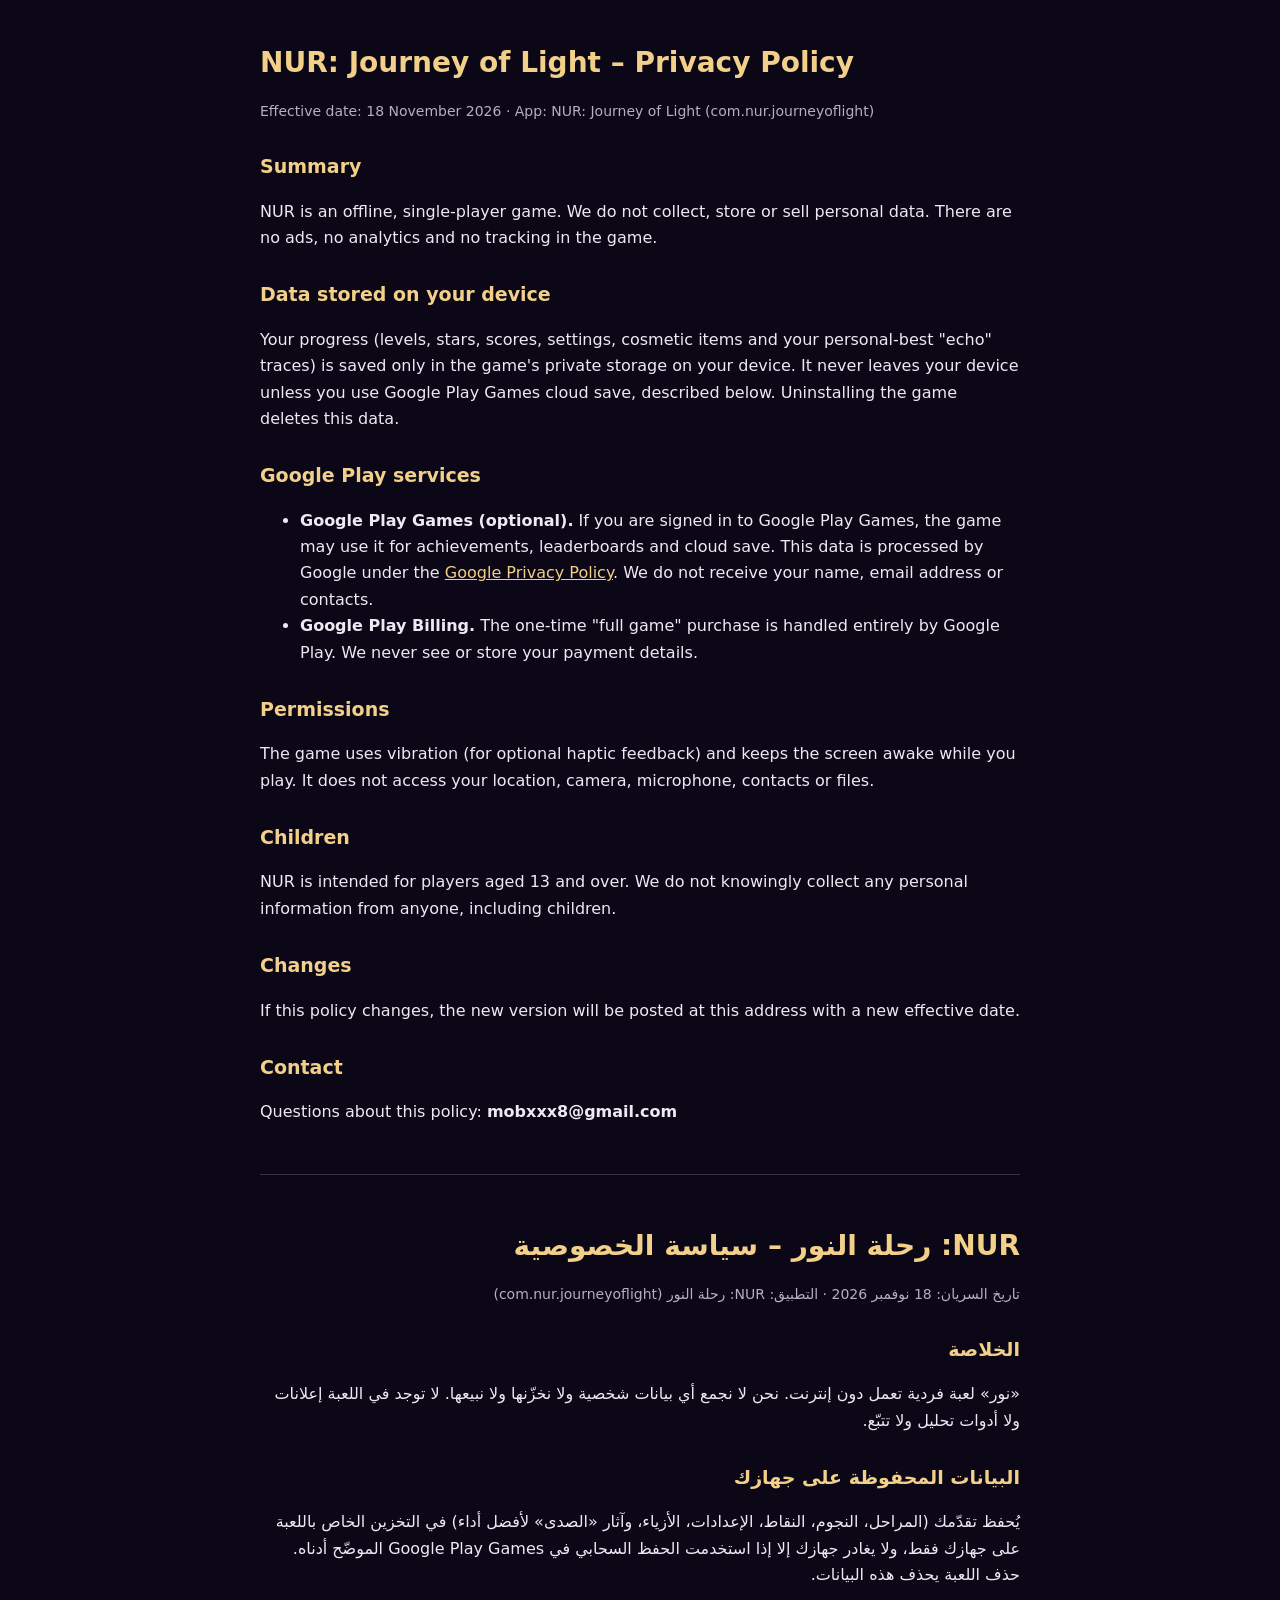
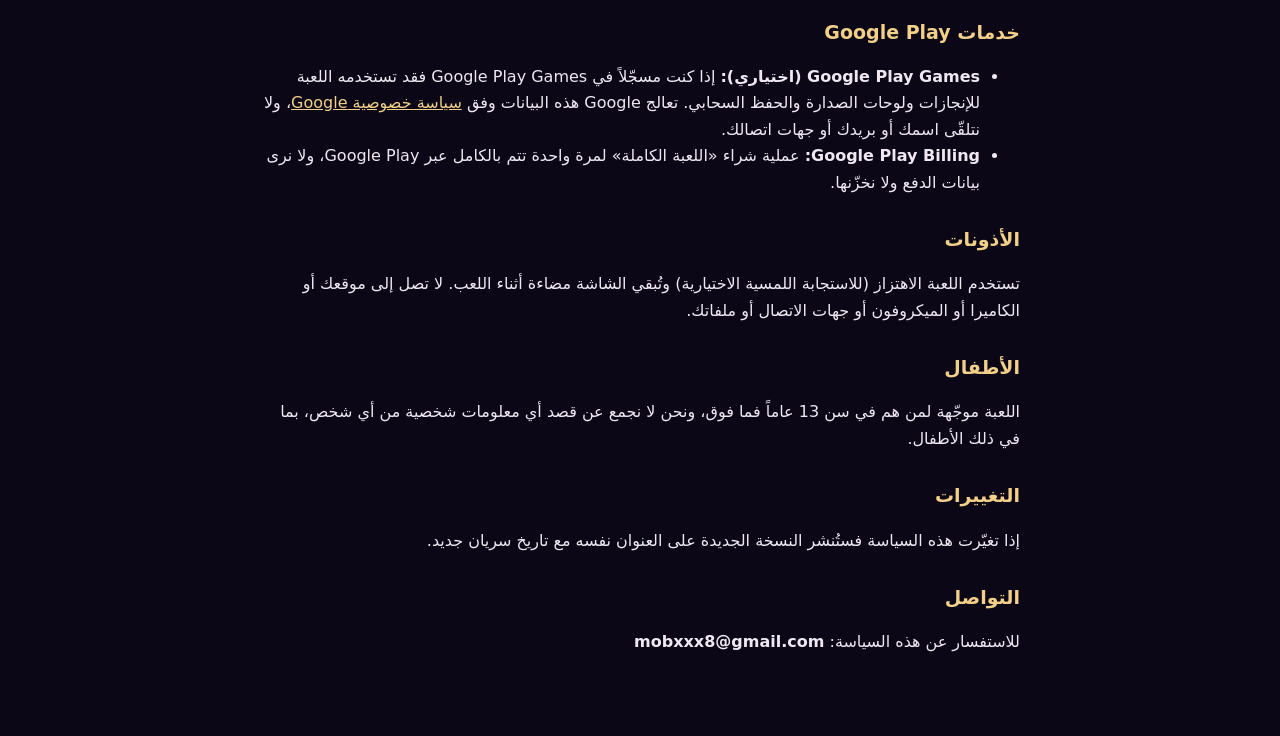
<file: privacy/index.html>
<!doctype html>
<html lang="en">
<head>
<meta charset="utf-8">
<meta name="viewport" content="width=device-width, initial-scale=1">
<title>NUR: Journey of Light – Privacy Policy</title>
<style>
  :root { --bg: #0b0716; --text: #efe8f2; --muted: #b9adc2; --gold: #f2d08a; }
  body { margin: 0; background: var(--bg); color: var(--text); font: 16px/1.65 system-ui, -apple-system, "Segoe UI", Roboto, "Noto Sans Arabic", sans-serif; }
  main { max-width: 760px; margin: 0 auto; padding: 40px 20px 64px; }
  h1 { color: var(--gold); font-size: 28px; margin: 0 0 4px; }
  h2 { color: var(--gold); font-size: 19px; margin: 28px 0 6px; }
  p, li { color: var(--text); }
  .muted { color: var(--muted); font-size: 14px; }
  hr { border: 0; border-top: 1px solid #3a2f48; margin: 48px 0; }
  [dir="rtl"] { text-align: right; }
</style>
</head>
<body>
<main>
<section lang="en">
<h1>NUR: Journey of Light – Privacy Policy</h1>
<p class="muted">Effective date: 18 November 2026 · App: NUR: Journey of Light (com.nur.journeyoflight)</p>

<h2>Summary</h2>
<p>NUR is an offline, single-player game. We do not collect, store or sell personal data. There are no ads, no analytics and no tracking in the game.</p>

<h2>Data stored on your device</h2>
<p>Your progress (levels, stars, scores, settings, cosmetic items and your personal-best "echo" traces) is saved only in the game's private storage on your device. It never leaves your device unless you use Google Play Games cloud save, described below. Uninstalling the game deletes this data.</p>

<h2>Google Play services</h2>
<ul>
<li><strong>Google Play Games (optional).</strong> If you are signed in to Google Play Games, the game may use it for achievements, leaderboards and cloud save. This data is processed by Google under the <a href="https://policies.google.com/privacy" style="color:var(--gold)">Google Privacy Policy</a>. We do not receive your name, email address or contacts.</li>
<li><strong>Google Play Billing.</strong> The one-time "full game" purchase is handled entirely by Google Play. We never see or store your payment details.</li>
</ul>

<h2>Permissions</h2>
<p>The game uses vibration (for optional haptic feedback) and keeps the screen awake while you play. It does not access your location, camera, microphone, contacts or files.</p>

<h2>Children</h2>
<p>NUR is intended for players aged 13 and over. We do not knowingly collect any personal information from anyone, including children.</p>

<h2>Changes</h2>
<p>If this policy changes, the new version will be posted at this address with a new effective date.</p>

<h2>Contact</h2>
<p>Questions about this policy: <strong>mobxxx8@gmail.com</strong></p>
</section>

<hr>

<section lang="ar" dir="rtl">
<h1>NUR: رحلة النور – سياسة الخصوصية</h1>
<p class="muted">تاريخ السريان: 18 نوفمبر 2026 · التطبيق: NUR: رحلة النور (com.nur.journeyoflight)</p>

<h2>الخلاصة</h2>
<p>«نور» لعبة فردية تعمل دون إنترنت. نحن لا نجمع أي بيانات شخصية ولا نخزّنها ولا نبيعها. لا توجد في اللعبة إعلانات ولا أدوات تحليل ولا تتبّع.</p>

<h2>البيانات المحفوظة على جهازك</h2>
<p>يُحفظ تقدّمك (المراحل، النجوم، النقاط، الإعدادات، الأزياء، وآثار «الصدى» لأفضل أداء) في التخزين الخاص باللعبة على جهازك فقط، ولا يغادر جهازك إلا إذا استخدمت الحفظ السحابي في Google Play Games الموضّح أدناه. حذف اللعبة يحذف هذه البيانات.</p>

<h2>خدمات Google Play</h2>
<ul>
<li><strong>Google Play Games (اختياري):</strong> إذا كنت مسجّلاً في Google Play Games فقد تستخدمه اللعبة للإنجازات ولوحات الصدارة والحفظ السحابي. تعالج Google هذه البيانات وفق <a href="https://policies.google.com/privacy" style="color:var(--gold)">سياسة خصوصية Google</a>، ولا نتلقّى اسمك أو بريدك أو جهات اتصالك.</li>
<li><strong>Google Play Billing:</strong> عملية شراء «اللعبة الكاملة» لمرة واحدة تتم بالكامل عبر Google Play، ولا نرى بيانات الدفع ولا نخزّنها.</li>
</ul>

<h2>الأذونات</h2>
<p>تستخدم اللعبة الاهتزاز (للاستجابة اللمسية الاختيارية) وتُبقي الشاشة مضاءة أثناء اللعب. لا تصل إلى موقعك أو الكاميرا أو الميكروفون أو جهات الاتصال أو ملفاتك.</p>

<h2>الأطفال</h2>
<p>اللعبة موجّهة لمن هم في سن 13 عاماً فما فوق، ونحن لا نجمع عن قصد أي معلومات شخصية من أي شخص، بما في ذلك الأطفال.</p>

<h2>التغييرات</h2>
<p>إذا تغيّرت هذه السياسة فستُنشر النسخة الجديدة على العنوان نفسه مع تاريخ سريان جديد.</p>

<h2>التواصل</h2>
<p>للاستفسار عن هذه السياسة: <strong>mobxxx8@gmail.com</strong></p>
</section>
</main>
</body>
</html>
</file>
